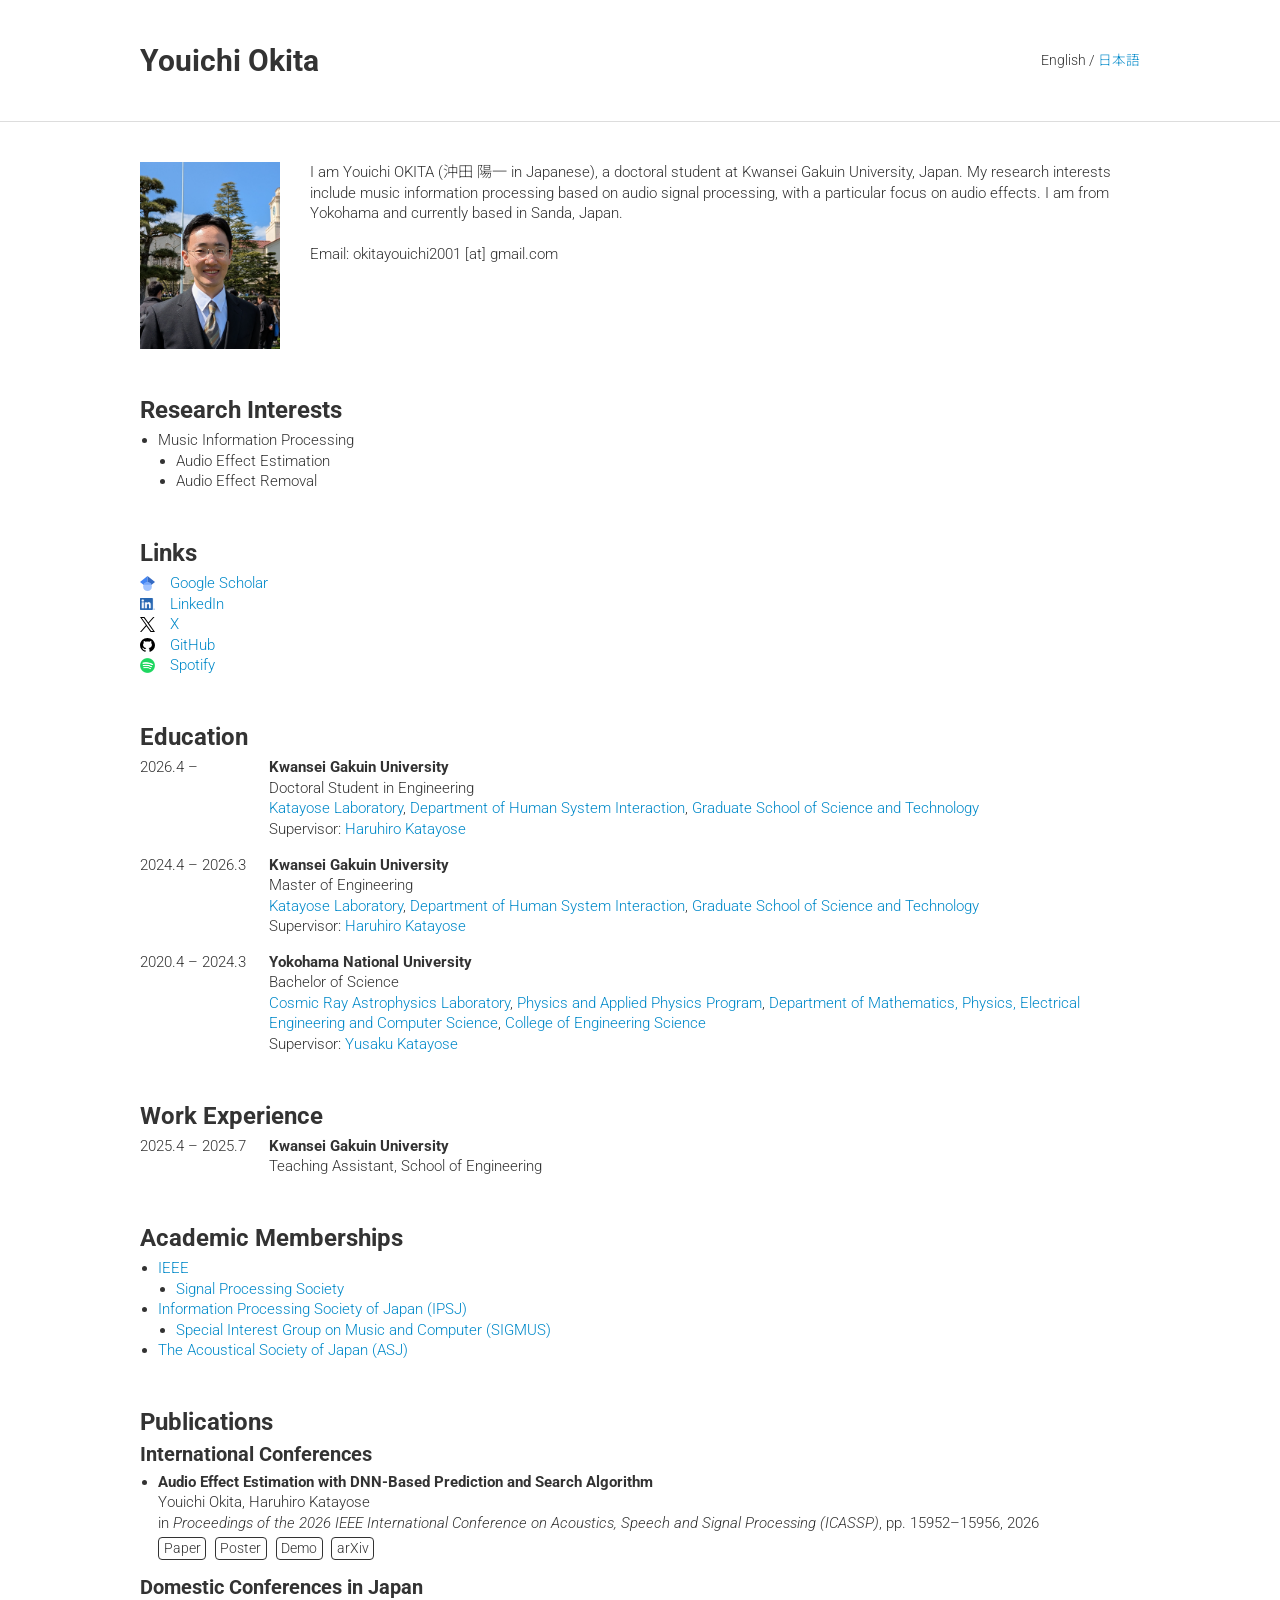
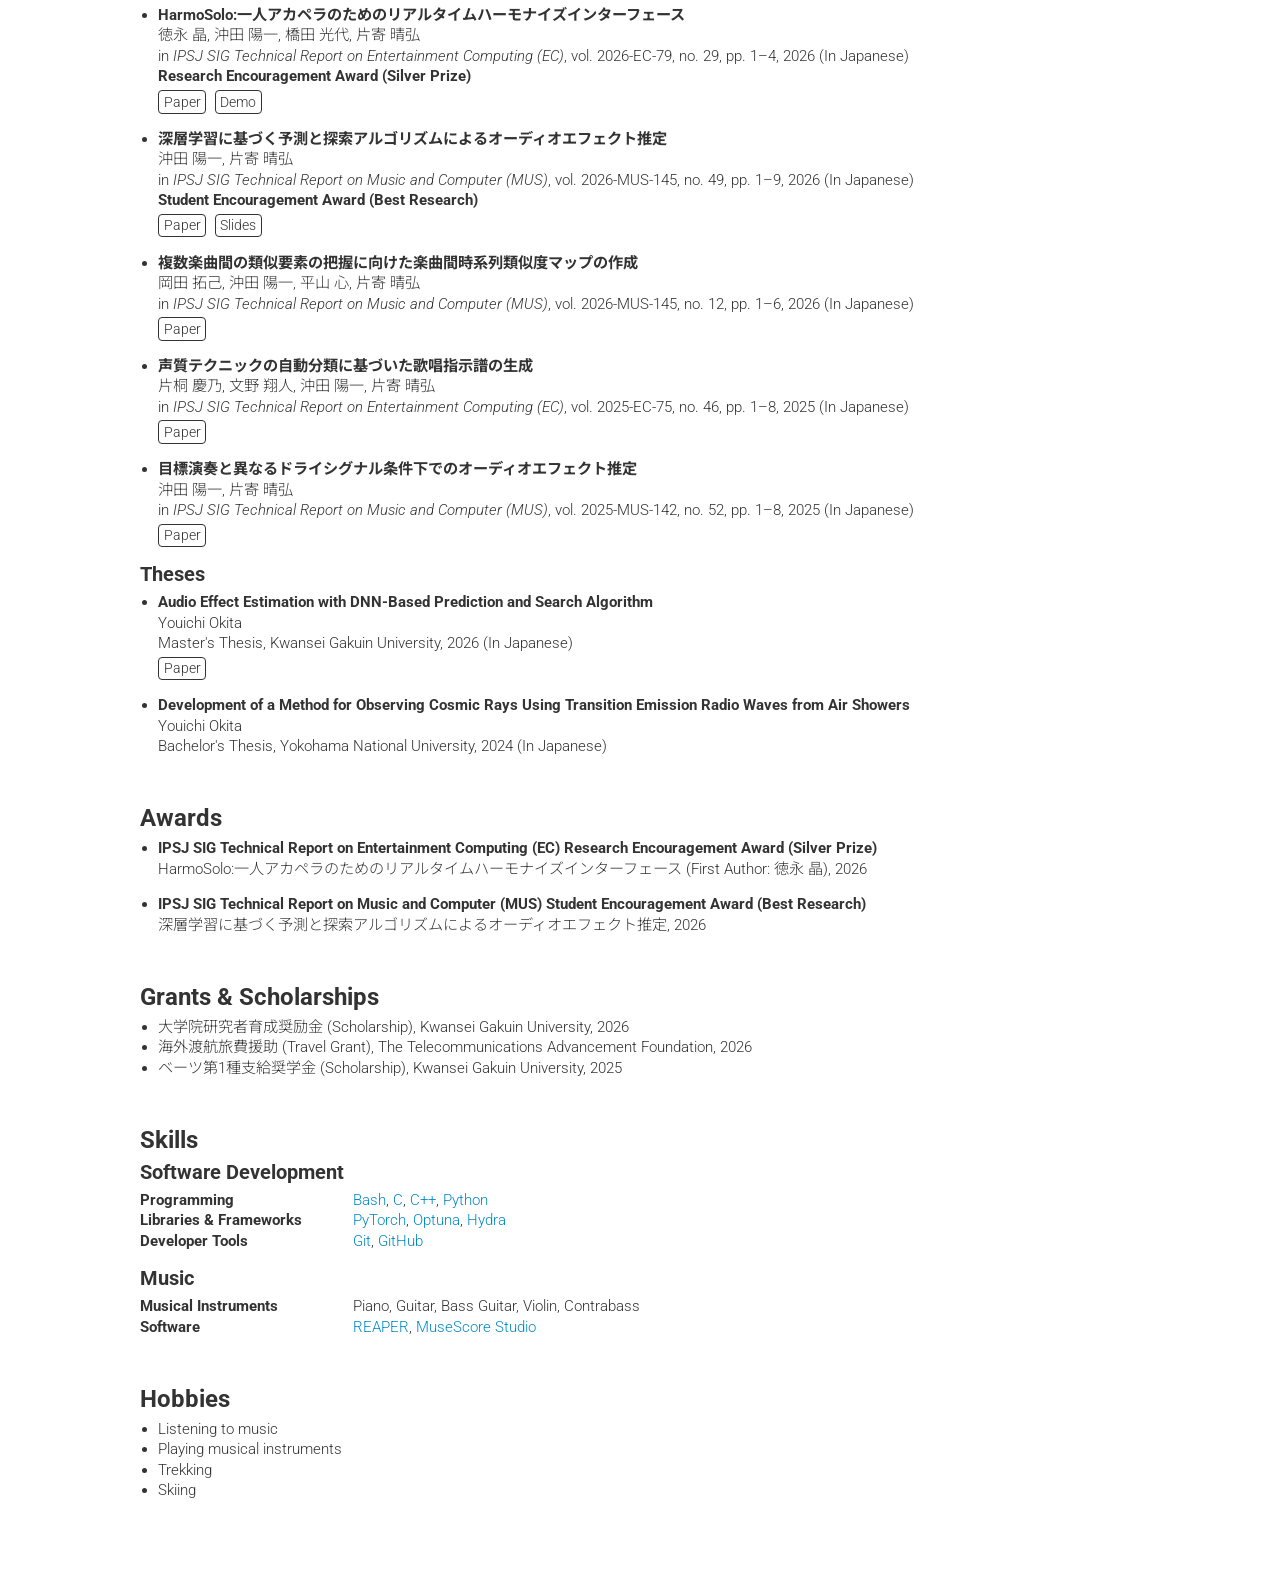
<file: index.html>
<!DOCTYPE html>
<html lang="en">

  <head>
    <meta charset="UTF-8">
    <meta name="viewport" content="width=device-width, initial-scale=1.0">
    <title>Youichi Okita</title>
    <link rel="alternate" hreflang="en" href="https://okitayouichi.github.io/">
    <link rel="alternate" hreflang="ja" href="https://okitayouichi.github.io/index-jp.html">
    <link rel="stylesheet" href="style.css">
    <link rel="preconnect" href="https://fonts.googleapis.com">
    <link rel="preconnect" href="https://fonts.gstatic.com" crossorigin>
    <link href="https://fonts.googleapis.com/css2?family=Roboto:ital,wght@0,100..900;1,100..900&display=swap" rel="stylesheet">
    <link href="https://fonts.googleapis.com/css2?family=Noto+Sans+JP:wght@100..900&display=swap" rel="stylesheet">
  </head>

  <body>

    <header class="site-header">
        <div class="site-header-container">
          <h1 class="site-title">
            Youichi Okita
          </h1>
          <div class="lang-switcher">
              English / <a href="https://okitayouichi.github.io/index-jp.html">日本語</a>
          </div>
        </div>
    </header>

    <main>

      <!-- profile -->
      <section class="profile-container">
        <img src="images/portrait1.jpg" alt="Youichi Okita" class="profile-image">
        <p>
          I am Youichi OKITA (沖田 陽一 in Japanese), a doctoral student at Kwansei Gakuin University, Japan.
          My research interests include music information processing based on audio signal processing, with a particular focus on audio effects.
          I am from Yokohama and currently based in Sanda, Japan.<br><br>

          Email: okitayouichi2001 [at] gmail.com
        </p>
      </section>

      <!-- research interests -->
      <section>
        <h2>
          Research Interests
        </h2>
        <ul>
          <li>
            Music Information Processing
            <ul>
              <li>Audio Effect Estimation</li>
              <li>Audio Effect Removal</li>
            </ul>
          </li>
        </ul>
      </section>

      <!-- links -->
      <section>
        <h2>
          Links
        </h2>
        <div class="link-container">
          <img src="images/icons/google-scholar.svg" alt="Google Scholar" class="link-icon">
          <a href="https://scholar.google.com/citations?user=YxSoB9oAAAAJ" target="_blank" rel="noopener noreferrer">Google Scholar</a>
        </div>
        <div class="link-container">
          <img src="images/icons/linkedin.png" alt="LinkedIn" class="link-icon">
          <a href="https://www.linkedin.com/in/okitayouichi2001/" target="_blank" rel="noopener noreferrer">LinkedIn</a>
        </div>
        <div class="link-container">
          <img src="images/icons/x.svg" alt="X" class="link-icon">
          <a href="https://x.com/okita_youichi" target="_blank" rel="noopener noreferrer">X</a>
        </div>
        <div class="link-container">
          <img src="images/icons/github.svg" alt="GitHub" class="link-icon">
          <a href="https://github.com/okitayouichi" target="_blank" rel="noopener noreferrer">GitHub</a>
        </div>
        <div class="link-container">
          <img src="images/icons/spotify.png" alt="Spotify" class="link-icon">
          <a href="https://open.spotify.com/user/uqz51auyivojkkj5bksrvq5ml" target="_blank" rel="noopener noreferrer">Spotify</a>
        </div>
      </section>

      <!-- education -->
      <section>
        <h2>
          Education
        </h2>
        <dl class="timeline">
          <dt>
            2026.4 – 
          </dt>
          <dd>
            <a class="head-link" href="https://www.kwansei.ac.jp/en/" target="_blank" rel="noopener noreferrer">Kwansei Gakuin University</a><br>
            Doctoral Student in Engineering<br>
            <a href="https://ist.ksc.kwansei.ac.jp/~katayose/" target="_blank" rel="noopener noreferrer">Katayose Laboratory</a>,
            <a href="https://hsi.ksc.kwansei.ac.jp/index.html" target="_blank" rel="noopener noreferrer">Department of Human System Interaction</a>,
            <a href="https://www.kwansei.ac.jp/en/academics/graduate/science-technology.html" target="_blank" rel="noopener noreferrer">Graduate School of Science and Technology</a><br>
            Supervisor: <a href="https://researchers.kwansei.ac.jp/view?l=en&u=378" target="_blank" rel="noopener noreferrer">Haruhiro Katayose</a>
          </dd>

          <dt>
            2024.4 – 2026.3
          </dt>
          <dd>
            <a class="head-link" href="https://www.kwansei.ac.jp/en/" target="_blank" rel="noopener noreferrer">Kwansei Gakuin University</a> <br>
            Master of Engineering<br>
            <a href="https://ist.ksc.kwansei.ac.jp/~katayose/" target="_blank" rel="noopener noreferrer">Katayose Laboratory</a>,
            <a href="https://hsi.ksc.kwansei.ac.jp/index.html" target="_blank" rel="noopener noreferrer">Department of Human System Interaction</a>,
            <a href="https://www.kwansei.ac.jp/en/academics/graduate/science-technology.html" target="_blank" rel="noopener noreferrer">Graduate School of Science and Technology</a><br>
            Supervisor: <a href="https://researchers.kwansei.ac.jp/view?l=en&u=378" target="_blank" rel="noopener noreferrer">Haruhiro Katayose</a>
          </dd>

          <dt>2020.4 – 2024.3</dt>
          <dd>
            <a class="head-link" href="https://www.ynu.ac.jp/english/" target="_blank" rel="noopener noreferrer">Yokohama National University</a><br>
            Bachelor of Science<br>
            <a href="http://www.cr.ynu.ac.jp/index_e.html" target="_blank" rel="noopener noreferrer">Cosmic Ray Astrophysics Laboratory</a>, 
            <a href="https://phys.ynu.ac.jp/eng/" target="_blank" rel="noopener noreferrer">Physics and Applied Physics Program</a>, 
            <a href="https://www.es.ynu.ac.jp/english/education/dep/dep4.html" target="_blank" rel="noopener noreferrer">Department of Mathematics, Physics, Electrical Engineering and Computer Science</a>, 
            <a href="https://www.es.ynu.ac.jp/english/index.html" target="_blank" rel="noopener noreferrer">College of Engineering Science</a><br> 
            Supervisor: <a href="http://www.cr.ynu.ac.jp/member/katayose/index_e.html" target="_blank" rel="noopener noreferrer">Yusaku Katayose</a>
          </dd>
        </dl>
      </section>

      <!-- work experience -->
      <section>
        <h2>
          Work Experience
        </h2>
        <dl class="timeline">
          <dt>
            2025.4 – 2025.7
          </dt>
          <dd>
            <a class="head-link" href="https://www.kwansei.ac.jp/en/" target="_blank" rel="noopener noreferrer">Kwansei Gakuin University</a> <br>
            Teaching Assistant, School of Engineering
          </dd>
        </dl>
      </section>

      <!-- academic memberships -->
      <section>
        <h2>
          Academic Memberships
        </h2>
        <ul>
          <li>
            <a href="https://www.ieee.org/" target="_blank" rel="noopener noreferrer">IEEE</a>
            <ul>
              <li><a href="https://signalprocessingsociety.org/" target="_blank" rel="noopener noreferrer">Signal Processing Society</a></li>
            </ul>
          </li>
          <li>
            <a href="https://www.ipsj.or.jp/english/" target="_blank" rel="noopener noreferrer">Information Processing Society of Japan (IPSJ)</a>
            <ul>
              <li><a href="https://sigmus.jp/" target="_blank" rel="noopener noreferrer">Special Interest Group on Music and Computer (SIGMUS)</a></li>
            </ul>
          </li>
          <li>
            <a href="https://acoustics.jp/en/" target="_blank" rel="noopener noreferrer">The Acoustical Society of Japan (ASJ)</a>
          </li>
        </ul>
      </section>

      <!-- publications -->
      <section>
        <h2>
          Publications
        </h2>
        <h3>
          International Conferences
        </h3>
        <ul class="sparse-list">
          <li>
            <b>Audio Effect Estimation with DNN-Based Prediction and Search Algorithm</b><br>
            Youichi Okita, Haruhiro Katayose<br>
            in <i>Proceedings of the 2026 IEEE International Conference on Acoustics, Speech and Signal Processing (ICASSP)</i>, pp. 15952–15956, 2026<br>
            <a class="tag" href="https://ieeexplore.ieee.org/abstract/document/11461362/" target="_blank" rel="noopener noreferrer">Paper</a>
            <a class="tag" href="https://okitayouichi.github.io/docs/icassp2026/poster.pdf" target="_blank" rel="noopener noreferrer">Poster</a>
            <a class="tag" href="https://okitayouichi.github.io/afx-pred-sch-demo/" target="_blank" rel="noopener noreferrer">Demo</a>
            <a class="tag" href="https://arxiv.org/abs/2604.22276" target="_blank" rel="noopener noreferrer">arXiv</a>
          </li>
        </ul>
        <h3>
          Domestic Conferences in Japan
        </h3>
        <ul class="sparse-list">
          <li>
            <b>HarmoSolo:一人アカペラのためのリアルタイムハーモナイズインターフェース</b><br>
            徳永 晶, 沖田 陽一, 橋田 光代, 片寄 晴弘<br>
            in <i>IPSJ SIG Technical Report on Entertainment Computing (EC)</i>, vol. 2026-EC-79, no. 29, pp. 1–4, 2026 (In Japanese)<br>
            <b>Research Encouragement Award (Silver Prize)</b><br>
            <a class="tag" href="https://ipsj.ixsq.nii.ac.jp/records/2007895" target="_blank" rel="noopener noreferrer">Paper</a>
            <a class="tag" href="https://www.youtube.com/watch?v=JDKwk4f3RvM&list=PLQjMZnSmdXYYuALvIja6kkQ-aJUUJkmCW&index=1" target="_blank" rel="noopener noreferrer">Demo</a>
          </li>
          <li>
            <b>深層学習に基づく予測と探索アルゴリズムによるオーディオエフェクト推定</b><br>
            沖田 陽一, 片寄 晴弘<br>
            in <i>IPSJ SIG Technical Report on Music and Computer (MUS)</i>, vol. 2026-MUS-145, no. 49, pp. 1–9, 2026 (In Japanese)<br>
            <b>Student Encouragement Award (Best Research)</b><br>
            <a class="tag" href="https://ipsj.ixsq.nii.ac.jp/records/2007080" target="_blank" rel="noopener noreferrer">Paper</a>
            <a class="tag" href="docs/mus145/slides.pdf" target="_blank" rel="noopener noreferrer">Slides</a>
          </li>
          <li>
            <b>複数楽曲間の類似要素の把握に向けた楽曲間時系列類似度マップの作成</b><br>
            岡田 拓己, 沖田 陽一, 平山 心, 片寄 晴弘<br>
            in <i>IPSJ SIG Technical Report on Music and Computer (MUS)</i>, vol. 2026-MUS-145, no. 12, pp. 1–6, 2026 (In Japanese)<br>
            <a class="tag" href="https://ipsj.ixsq.nii.ac.jp/records/2007043" target="_blank" rel="noopener noreferrer">Paper</a>
          </li>
          <li>
            <b>声質テクニックの自動分類に基づいた歌唱指示譜の生成</b><br>
            片桐 慶乃, 文野 翔人, 沖田 陽一, 片寄 晴弘<br>
            in <i>IPSJ SIG Technical Report on Entertainment Computing (EC)</i>, vol. 2025-EC-75, no. 46, pp. 1–8, 2025 (In Japanese)<br>
            <a class="tag" href="https://ipsj.ixsq.nii.ac.jp/records/2001401" target="_blank" rel="noopener noreferrer">Paper</a>
          </li>
          <li>
            <b>目標演奏と異なるドライシグナル条件下でのオーディオエフェクト推定</b><br>
            沖田 陽一, 片寄 晴弘<br>
            in <i>IPSJ SIG Technical Report on Music and Computer (MUS)</i>, vol. 2025-MUS-142, no. 52, pp. 1–8, 2025 (In Japanese)<br>
            <a class="tag" href="https://ipsj.ixsq.nii.ac.jp/records/2000968" target="_blank" rel="noopener noreferrer">Paper</a>
          </li>
        </ul>

        <h3>
          Theses
        </h3>
        <ul class="sparse-list">
          <li>
            <b>Audio Effect Estimation with DNN-Based Prediction and Search Algorithm</b><br>
            Youichi Okita<br>
            Master's Thesis, Kwansei Gakuin University, 2026 (In Japanese)<br>
            <a class="tag" href="docs/masters-thesis/paper.pdf" target="_blank" rel="noopener noreferrer">Paper</a>
          </li>
          <li>
            <b>Development of a Method for Observing Cosmic Rays Using Transition Emission Radio Waves from Air Showers</b><br>
            Youichi Okita<br>
            Bachelor's Thesis, Yokohama National University, 2024 (In Japanese)
          </li>
        </ul>
      </section>

      <!-- awards -->
      <section>
        <h2>
          Awards
        </h2>
        <ul class="sparse-list">
          <li>
            <b>IPSJ SIG Technical Report on Entertainment Computing (EC) Research Encouragement Award (Silver Prize)</b><br>
            HarmoSolo:一人アカペラのためのリアルタイムハーモナイズインターフェース (First Author: 徳永 晶), 2026
          </li>
          <li>
            <b>IPSJ SIG Technical Report on Music and Computer (MUS) Student Encouragement Award (Best Research)</b><br>
            深層学習に基づく予測と探索アルゴリズムによるオーディオエフェクト推定, 2026
          </li>
        </ul>
      </section>

      <!-- grants & scholarships -->
      <section>
        <h2>
          Grants & Scholarships
        </h2>
        <ul>
          <li>
            大学院研究者育成奨励金 (Scholarship), Kwansei Gakuin University, 2026
          </li>
          <li>
            海外渡航旅費援助 (Travel Grant), The Telecommunications Advancement Foundation, 2026
          </li>
          <li>
            ベーツ第1種支給奨学金 (Scholarship), Kwansei Gakuin University, 2025
          </li>
        </ul>
      </section>

      <!-- skills -->
      <section>
        <h2>
          Skills
        </h2>
        <h3>
          Software Development
        </h3>
        <dl class="skills">
          <dt>Programming</dt>
          <dd>
            <a href="https://www.gnu.org/software/bash/" target="_blank" rel="noopener noreferrer">Bash</a>,
            <a href="https://www.c-language.org/" target="_blank" rel="noopener noreferrer">C</a>,
            <a href="https://isocpp.org/" target="_blank" rel="noopener noreferrer">C++</a>,
            <a href="https://www.python.org/" target="_blank" rel="noopener noreferrer">Python</a>
          </dd>
          <dt>Libraries & Frameworks</dt>
          <dd>
            <a href="https://pytorch.org/" target="_blank" rel="noopener noreferrer">PyTorch</a>,
            <a href="https://optuna.org/" target="_blank" rel="noopener noreferrer">Optuna</a>,
            <a href="https://hydra.cc/" target="_blank" rel="noopener noreferrer">Hydra</a>
          </dd>
          <dt>Developer Tools</dt>
          <dd>
            <a href="https://git-scm.com/">Git</a>,
            <a href="https://github.com/">GitHub</a>
          </dd>
        </dl>
        <h3>
          Music
        </h3>
        <dl class="skills">
          <dt>Musical Instruments</dt>
          <dd>Piano, Guitar, Bass Guitar, Violin, Contrabass</dd>
          <dt>Software</dt>
          <dd>
            <a href="https://www.reaper.fm/" target="_blank" rel="noopener noreferrer">REAPER</a>,
            <a href="https://musescore.org/" target="_blank" rel="noopener noreferrer">MuseScore Studio</a>
          </dd>
        </dl>
      </section>

      <!-- hobbies -->
      <section>
        <h2>
          Hobbies
        </h2>
        <ul>
          <li>Listening to music</li>
          <li>Playing musical instruments</li>
          <li>Trekking</li>
          <li>Skiing</li>
        </ul>
      </section>

    </main>
  </body>

</html>
</file>
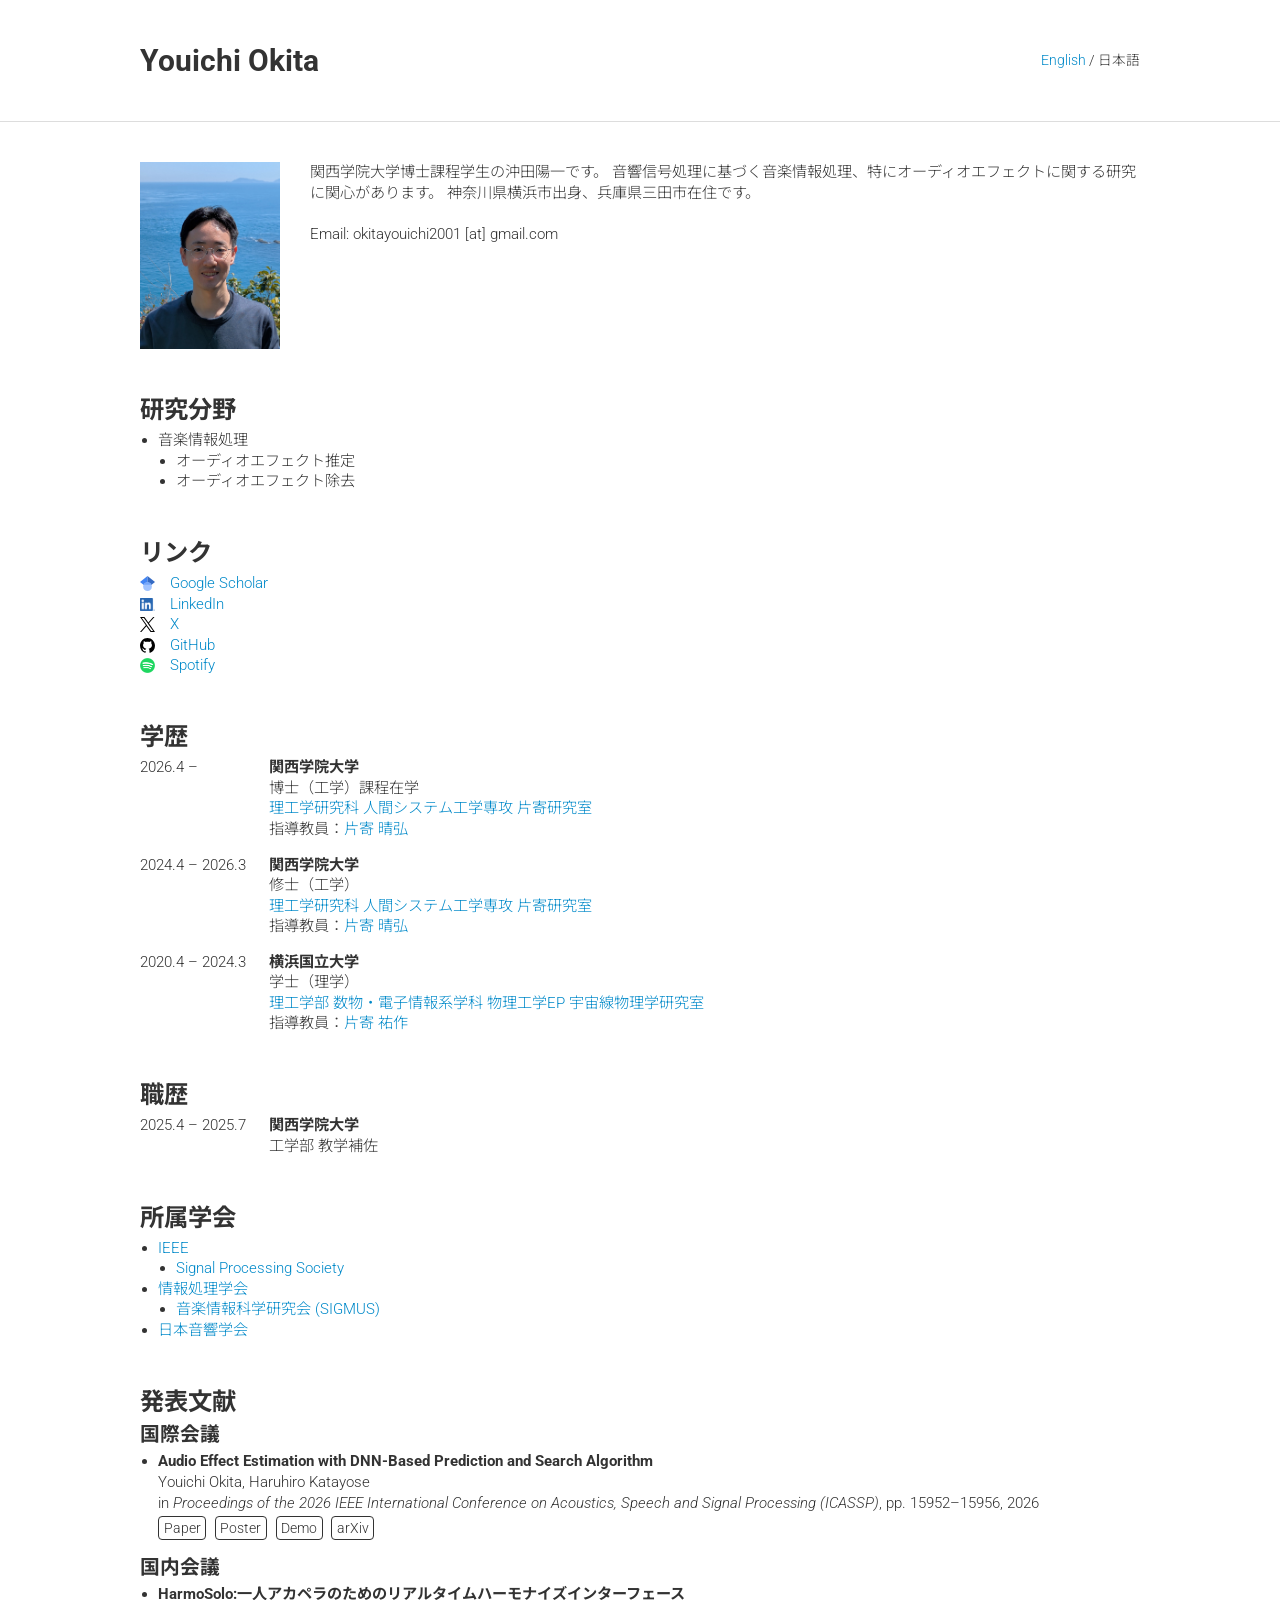
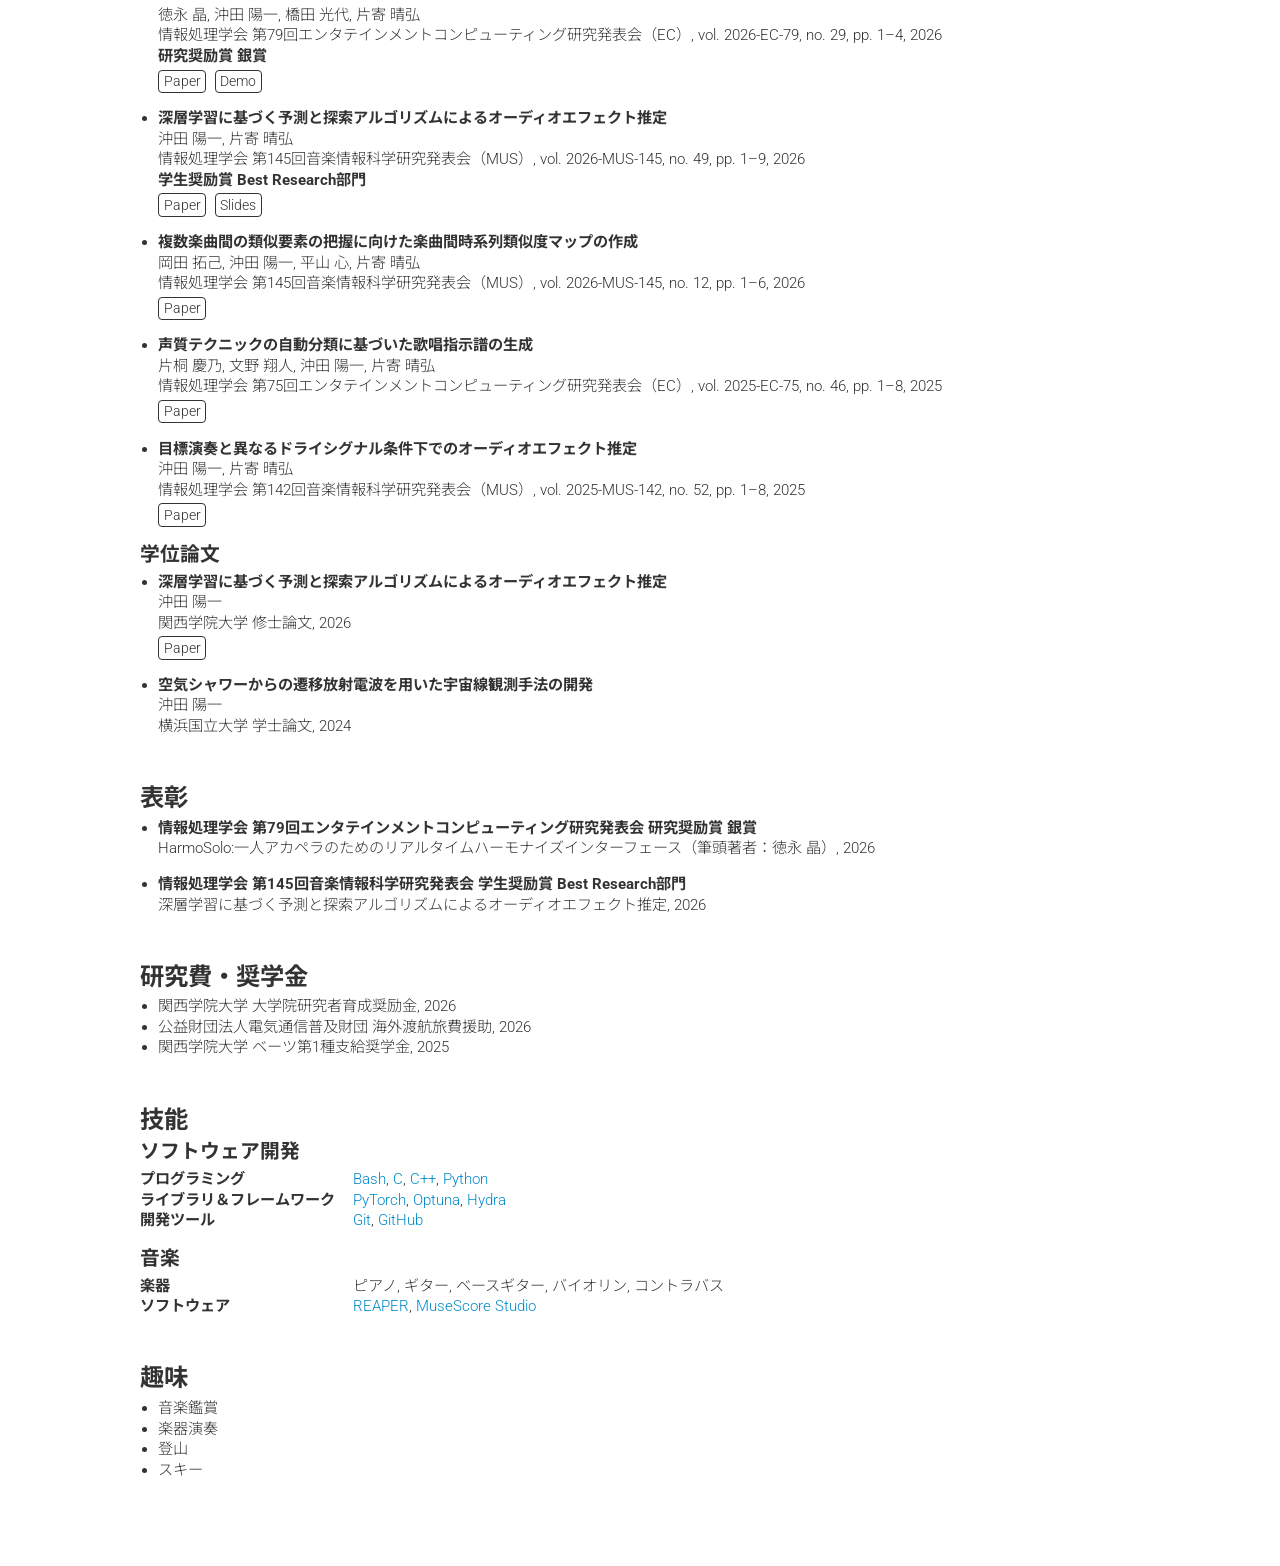
<file: index-jp.html>
<!DOCTYPE html>
<html lang="ja">

  <head>
    <meta charset="UTF-8">
    <meta name="viewport" content="width=device-width, initial-scale=1.0">
    <title>沖田 陽一</title>
    <link rel="alternate" hreflang="en" href="https://okitayouichi.github.io/">
    <link rel="alternate" hreflang="ja" href="https://okitayouichi.github.io/index-jp.html">
    <link rel="stylesheet" href="style.css">
    <link rel="preconnect" href="https://fonts.googleapis.com">
    <link rel="preconnect" href="https://fonts.gstatic.com" crossorigin>
    <link href="https://fonts.googleapis.com/css2?family=Roboto:ital,wght@0,100..900;1,100..900&display=swap" rel="stylesheet">
    <link href="https://fonts.googleapis.com/css2?family=Noto+Sans+JP:wght@100..900&display=swap" rel="stylesheet">
  </head>

  <body>

    <header class="site-header">
        <div class="site-header-container">
          <h1 class="site-title">
            Youichi Okita
          </h1>
          <div class="lang-switcher">
              <a href="https://okitayouichi.github.io">English</a> / 日本語
          </div>
        </div>
    </header>

    <main>

      <!-- プロフィール -->
      <section class="profile-container">
        <img src="images/portrait2.jpg" alt="Youichi Okita" class="profile-image">
        <p>
          関西学院大学博士課程学生の沖田陽一です。
          音響信号処理に基づく音楽情報処理、特にオーディオエフェクトに関する研究に関心があります。
          神奈川県横浜市出身、兵庫県三田市在住です。<br><br>

          Email: okitayouichi2001 [at] gmail.com
        </p>
      </section>

      <!-- 研究分野 -->
      <section>
        <h2>
          研究分野
        </h2>
        <ul>
          <li>
            音楽情報処理
            <ul>
              <li>オーディオエフェクト推定</li>
              <li>オーディオエフェクト除去</li>
            </ul>
          </li>
        </ul>
      </section>

      <!-- リンク -->
      <section>
        <h2>
          リンク
        </h2>
        <div class="link-container">
          <img src="images/icons/google-scholar.svg" alt="Google Scholar" class="link-icon">
          <a href="https://scholar.google.com/citations?user=YxSoB9oAAAAJ" target="_blank" rel="noopener noreferrer">Google Scholar</a>
        </div>
        <div class="link-container">
          <img src="images/icons/linkedin.png" alt="LinkedIn" class="link-icon">
          <a href="https://www.linkedin.com/in/okitayouichi2001/" target="_blank" rel="noopener noreferrer">LinkedIn</a>
        </div>
        <div class="link-container">
          <img src="images/icons/x.svg" alt="X" class="link-icon">
          <a href="https://x.com/okita_youichi" target="_blank" rel="noopener noreferrer">X</a>
        </div>
        <div class="link-container">
          <img src="images/icons/github.svg" alt="GitHub" class="link-icon">
          <a href="https://github.com/okitayouichi" target="_blank" rel="noopener noreferrer">GitHub</a>
        </div>
        <div class="link-container">
          <img src="images/icons/spotify.png" alt="Spotify" class="link-icon">
          <a href="https://open.spotify.com/user/uqz51auyivojkkj5bksrvq5ml" target="_blank" rel="noopener noreferrer">Spotify</a>
        </div>
      </section>

      <!-- 学歴 -->
      <section>
        <h2>
          学歴
        </h2>
        <dl class="timeline">
          <dt>
            2026.4 – 
          </dt>
          <dd>
            <a class="head-link" href="https://www.kwansei.ac.jp/" target="_blank" rel="noopener noreferrer">関西学院大学</a><br>
            博士（工学）課程在学<br>
            <a href="https://www.kwansei.ac.jp/gs_sci-tech/" target="_blank" rel="noopener noreferrer">理工学研究科</a>
            <a href="https://hsi.ksc.kwansei.ac.jp/" target="_blank" rel="noopener noreferrer">人間システム工学専攻</a>
            <a href="https://ist.ksc.kwansei.ac.jp/~katayose/" target="_blank" rel="noopener noreferrer">片寄研究室</a><br>
            指導教員：<a href="https://ist.ksc.kwansei.ac.jp/~katayose/intro.html" target="_blank" rel="noopener noreferrer">片寄 晴弘</a>
          </dd>

          <dt>
            2024.4 – 2026.3
          </dt>
          <dd>
            <a class="head-link" href="https://www.kwansei.ac.jp/" target="_blank" rel="noopener noreferrer">関西学院大学</a><br>
            修士（工学）<br>
            <a href="https://www.kwansei.ac.jp/gs_sci-tech/" target="_blank" rel="noopener noreferrer">理工学研究科</a>
            <a href="https://hsi.ksc.kwansei.ac.jp/" target="_blank" rel="noopener noreferrer">人間システム工学専攻</a>
            <a href="https://ist.ksc.kwansei.ac.jp/~katayose/" target="_blank" rel="noopener noreferrer">片寄研究室</a><br>
            指導教員：<a href="https://ist.ksc.kwansei.ac.jp/~katayose/intro.html" target="_blank" rel="noopener noreferrer">片寄 晴弘</a>
          </dd>

          <dt>2020.4 – 2024.3</dt>
          <dd>
            <a class="head-link" href="https://www.ynu.ac.jp/" target="_blank" rel="noopener noreferrer">横浜国立大学</a><br>
            学士（理学）<br>
            <a href="https://www.es.ynu.ac.jp/" target="_blank" rel="noopener noreferrer">理工学部</a>
            <a href="https://www.es.ynu.ac.jp/academic/dep/dep4.html" target="_blank" rel="noopener noreferrer">数物・電子情報系学科</a>
            <a href="https://www.es.ynu.ac.jp/english/education/dep/dep4.html" target="_blank" rel="noopener noreferrer">物理工学EP</a>
            <a href="https://phys.ynu.ac.jp/" target="_blank" rel="noopener noreferrer">宇宙線物理学研究室</a><br>
            指導教員：<a href="http://www.cr.ynu.ac.jp/member/katayose/index.html" target="_blank" rel="noopener noreferrer">片寄 祐作</a>
          </dd>
        </dl>
      </section>

      <!-- 職歴 -->
      <section>
        <h2>
          職歴
        </h2>
        <dl class="timeline">
          <dt>
            2025.4 – 2025.7
          </dt>
          <dd>
            <a class="head-link" href="https://www.kwansei.ac.jp/" target="_blank" rel="noopener noreferrer">関西学院大学</a><br>
            工学部 教学補佐
          </dd>
        </dl>
      </section>

      <!-- 所属学会 -->
      <section>
        <h2>
          所属学会
        </h2>
        <ul>
          <li>
            <a href="https://www.ieee.org/" target="_blank" rel="noopener noreferrer">IEEE</a>
            <ul>
              <li><a href="https://signalprocessingsociety.org/" target="_blank" rel="noopener noreferrer">Signal Processing Society</a></li>
            </ul>
          </li>
          <li>
            <a href="https://www.ipsj.or.jp/" target="_blank" rel="noopener noreferrer">情報処理学会</a>
            <ul>
              <li><a href="https://sigmus.jp/" target="_blank" rel="noopener noreferrer">音楽情報科学研究会 (SIGMUS)</a></li>
            </ul>
          </li>
          <li>
            <a href="https://acoustics.jp/" target="_blank" rel="noopener noreferrer">日本音響学会</a>
          </li>
        </ul>
      </section>

      <!-- 発表文献 -->
      <section>
        <h2>
          発表文献
        </h2>
        <h3>
          国際会議
        </h3>
        <ul class="sparse-list">
          <li>
            <b>Audio Effect Estimation with DNN-Based Prediction and Search Algorithm</b><br>
            Youichi Okita, Haruhiro Katayose<br>
            in <i>Proceedings of the 2026 IEEE International Conference on Acoustics, Speech and Signal Processing (ICASSP)</i>, pp. 15952–15956, 2026<br>
            <a class="tag" href="https://ieeexplore.ieee.org/abstract/document/11461362/" target="_blank" rel="noopener noreferrer">Paper</a>
            <a class="tag" href="https://okitayouichi.github.io/docs/icassp2026/poster.pdf" target="_blank" rel="noopener noreferrer">Poster</a>
            <a class="tag" href="https://okitayouichi.github.io/afx-pred-sch-demo/" target="_blank" rel="noopener noreferrer">Demo</a>
            <a class="tag" href="https://arxiv.org/abs/2604.22276" target="_blank" rel="noopener noreferrer">arXiv</a>
          </li>
        </ul>
        <h3>
          国内会議
        </h3>
        <ul class="sparse-list">
          <li>
            <b>HarmoSolo:一人アカペラのためのリアルタイムハーモナイズインターフェース</b><br>
            徳永 晶, 沖田 陽一, 橋田 光代, 片寄 晴弘<br>
            情報処理学会 第79回エンタテインメントコンピューティング研究発表会（EC）, vol. 2026-EC-79, no. 29, pp. 1–4, 2026<br>
            <b>研究奨励賞 銀賞</b><br>
            <a class="tag" href="https://ipsj.ixsq.nii.ac.jp/records/2007895" target="_blank" rel="noopener noreferrer">Paper</a>
            <a class="tag" href="https://www.youtube.com/watch?v=JDKwk4f3RvM&list=PLQjMZnSmdXYYuALvIja6kkQ-aJUUJkmCW&index=1" target="_blank" rel="noopener noreferrer">Demo</a>
          </li>
          <li>
            <b>深層学習に基づく予測と探索アルゴリズムによるオーディオエフェクト推定</b><br>
            沖田 陽一, 片寄 晴弘<br>
            情報処理学会 第145回音楽情報科学研究発表会（MUS）, vol. 2026-MUS-145, no. 49, pp. 1–9, 2026<br>
            <b>学生奨励賞 Best Research部門</b><br>
            <a class="tag" href="https://ipsj.ixsq.nii.ac.jp/records/2007080" target="_blank" rel="noopener noreferrer">Paper</a>
            <a class="tag" href="docs/mus145/slides.pdf" target="_blank" rel="noopener noreferrer">Slides</a>
          </li>
          <li>
            <b>複数楽曲間の類似要素の把握に向けた楽曲間時系列類似度マップの作成</b><br>
            岡田 拓己, 沖田 陽一, 平山 心, 片寄 晴弘<br>
            情報処理学会 第145回音楽情報科学研究発表会（MUS）, vol. 2026-MUS-145, no. 12, pp. 1–6, 2026<br>
            <a class="tag" href="https://ipsj.ixsq.nii.ac.jp/records/2007043" target="_blank" rel="noopener noreferrer">Paper</a>
          </li>
          <li>
            <b>声質テクニックの自動分類に基づいた歌唱指示譜の生成</b><br>
            片桐 慶乃, 文野 翔人, 沖田 陽一, 片寄 晴弘<br>
            情報処理学会 第75回エンタテインメントコンピューティング研究発表会（EC）, vol. 2025-EC-75, no. 46, pp. 1–8, 2025<br>
            <a class="tag" href="https://ipsj.ixsq.nii.ac.jp/records/2001401" target="_blank" rel="noopener noreferrer">Paper</a>
          </li>
          <li>
            <b>目標演奏と異なるドライシグナル条件下でのオーディオエフェクト推定</b><br>
            沖田 陽一, 片寄 晴弘<br>
            情報処理学会 第142回音楽情報科学研究発表会（MUS）, vol. 2025-MUS-142, no. 52, pp. 1–8, 2025<br>
            <a class="tag" href="https://ipsj.ixsq.nii.ac.jp/records/2000968" target="_blank" rel="noopener noreferrer">Paper</a>
          </li>
        </ul>

        <h3>
          学位論文
        </h3>
        <ul class="sparse-list">
          <li>
            <b>深層学習に基づく予測と探索アルゴリズムによるオーディオエフェクト推定</b><br>
            沖田 陽一<br>
            関西学院大学 修士論文, 2026<br>
            <a class="tag" href="docs/masters-thesis/paper.pdf" target="_blank" rel="noopener noreferrer">Paper</a>
          </li>
          <li>
            <b>空気シャワーからの遷移放射電波を用いた宇宙線観測手法の開発</b><br>
            沖田 陽一<br>
            横浜国立大学 学士論文, 2024
          </li>
        </ul>
      </section>

      <!-- 表彰 -->
      <section>
        <h2>
          表彰
        </h2>
        <ul class="sparse-list">
          <li>
            <b>情報処理学会 第79回エンタテインメントコンピューティング研究発表会 研究奨励賞 銀賞</b><br>
            HarmoSolo:一人アカペラのためのリアルタイムハーモナイズインターフェース（筆頭著者：徳永 晶）, 2026
          </li>
          <li>
            <b>情報処理学会 第145回音楽情報科学研究発表会 学生奨励賞 Best Research部門</b><br>
            深層学習に基づく予測と探索アルゴリズムによるオーディオエフェクト推定, 2026
          </li>
        </ul>
      </section>

      <!-- 研究費・奨学金 -->
      <section>
        <h2>
          研究費・奨学金
        </h2>
        <ul>
          <li>
            関西学院大学 大学院研究者育成奨励金, 2026
          </li>
          <li>
            公益財団法人電気通信普及財団 海外渡航旅費援助, 2026
          </li>
          <li>
            関西学院大学 ベーツ第1種支給奨学金, 2025
          </li>
        </ul>
      </section>

      <!-- 技能 -->
      <section>
        <h2>
          技能
        </h2>
        <h3>
          ソフトウェア開発
        </h3>
        <dl class="skills">
          <dt>プログラミング</dt>
          <dd>
            <a href="https://www.gnu.org/software/bash/" target="_blank" rel="noopener noreferrer">Bash</a>,
            <a href="https://www.c-language.org/" target="_blank" rel="noopener noreferrer">C</a>,
            <a href="https://isocpp.org/" target="_blank" rel="noopener noreferrer">C++</a>,
            <a href="https://www.python.org/" target="_blank" rel="noopener noreferrer">Python</a>
          </dd>
          <dt>ライブラリ＆フレームワーク</dt>
          <dd>
            <a href="https://pytorch.org/" target="_blank" rel="noopener noreferrer">PyTorch</a>,
            <a href="https://optuna.org/" target="_blank" rel="noopener noreferrer">Optuna</a>,
            <a href="https://hydra.cc/" target="_blank" rel="noopener noreferrer">Hydra</a>
          </dd>
          <dt>開発ツール</dt>
          <dd>
            <a href="https://git-scm.com/" target="_blank" rel="noopener noreferrer">Git</a>,
            <a href="https://github.co.jp/" target="_blank" rel="noopener noreferrer">GitHub</a>
          </dd>
        </dl>
        <h3>
          音楽
        </h3>
        <dl class="skills">
          <dt>楽器</dt>
          <dd>ピアノ, ギター, ベースギター, バイオリン, コントラバス</dd>
          <dt>ソフトウェア</dt>
          <dd>
            <a href="https://www.reaper.fm/" target="_blank" rel="noopener noreferrer">REAPER</a>,
            <a href="https://musescore.org/ja" target="_blank" rel="noopener noreferrer">MuseScore Studio</a>
          </dd>
        </dl>
      </section>

      <!-- 趣味 -->
      <section>
        <h2>
          趣味
        </h2>
        <ul>
          <li>音楽鑑賞</li>
          <li>楽器演奏</li>
          <li>登山</li>
          <li>スキー</li>
        </ul>
      </section>

    </main>
  </body>

</html>
</file>
<file: style.css>
/* general elements */
* {
  margin: 0;
  padding: 0;
}

html {
  font-size: 95%;
  line-height: 1.35;
}

body {
	margin: 0;
	padding: 0;
	font-family: "Roboto", "Noto Sans JP";
  font-weight: 300;
  color: #333333;
}

main {
  max-width: 1000px;
  margin: 0 auto;
  padding: 40px 40px;
}

section {
  margin-bottom: 3rem;
}

h1 {
  font-weight: 700; 
  font-size: 2rem;
}

h2 {
  font-weight: 700; 
  font-size: 1.6rem;
  margin-bottom: 0.2rem;
}

h3 {
  font-weight: 700; 
  font-size: 1.3rem;
  margin-bottom: 0.2rem;
}


p {
	font-size: 1rem;
}

ul {
  list-style-type: disc;
  padding-left: 1.2rem;
}

dl {
  margin-bottom: 1rem;
}

b {
  font-weight: 700;
}

a, a:visited {
    color: #0089c9;
    text-decoration: none;
}

a:hover {
  text-decoration: underline;
}

a.head-link, a.head-link:visited {
  color: #333333;
  font-weight: 700;
}

a.head-link:hover {
  color: #0089c9;
  text-decoration: none;
}

img {
  object-fit: contain;
}


/* custom classes */

.site-header {
  border-bottom: solid 1px #dddddd;
}

.site-header-container {
  display: flex;
  justify-content: space-between;
  align-items: center;
  max-width: 1000px;
  margin: 0 auto;
  padding: 40px 40px;
}


.lang-switcher {
  font-size: 0.9rem;
}

.profile-container {
  display: flex;
  align-items: flex-start;
  gap: 2rem;
}

.profile-image {
  width: 140px;
  height: auto;
}

.timeline {
  display: grid;
  grid-template-columns: 8.5rem 1fr;
  gap: 1rem 0;
}

.link-container {
  display: flex;
  align-items: center;
  gap: 1rem;
}

.link-icon {
  width: 1rem;
}

.sparse-list li {
  margin-bottom: 1rem;
}

.tag {
  display: inline-block;
  text-align: center;
  border: 1px solid currentColor;
  border-radius: 4px;
  font-size: 0.9rem;
  padding: 0.1rem 0.3rem;
  margin: 0.2rem 0.3rem 0 0;
  color: inherit;
  text-decoration: none;
}

.tag:visited {
    color: inherit;
}

.tag:hover {
  color: #0089c9;
  text-decoration: none;
}

.skills {
  display: grid;
  grid-template-columns: 14rem 1fr;
}

.skills dt {
  font-weight: bold;
}

/* media query */

@media (max-width: 600px) {
  main {
    padding: 15px 15px; 
  }

  .site-header-container {
  padding: 15px 15px;
  }

  .profile-container {
      flex-direction: column;
      align-items: center;
    }

  .skills {
    grid-template-columns: 10rem 1fr;
  }

  .skills dt {
    margin-right: 1rem;
  }
}
</file>
